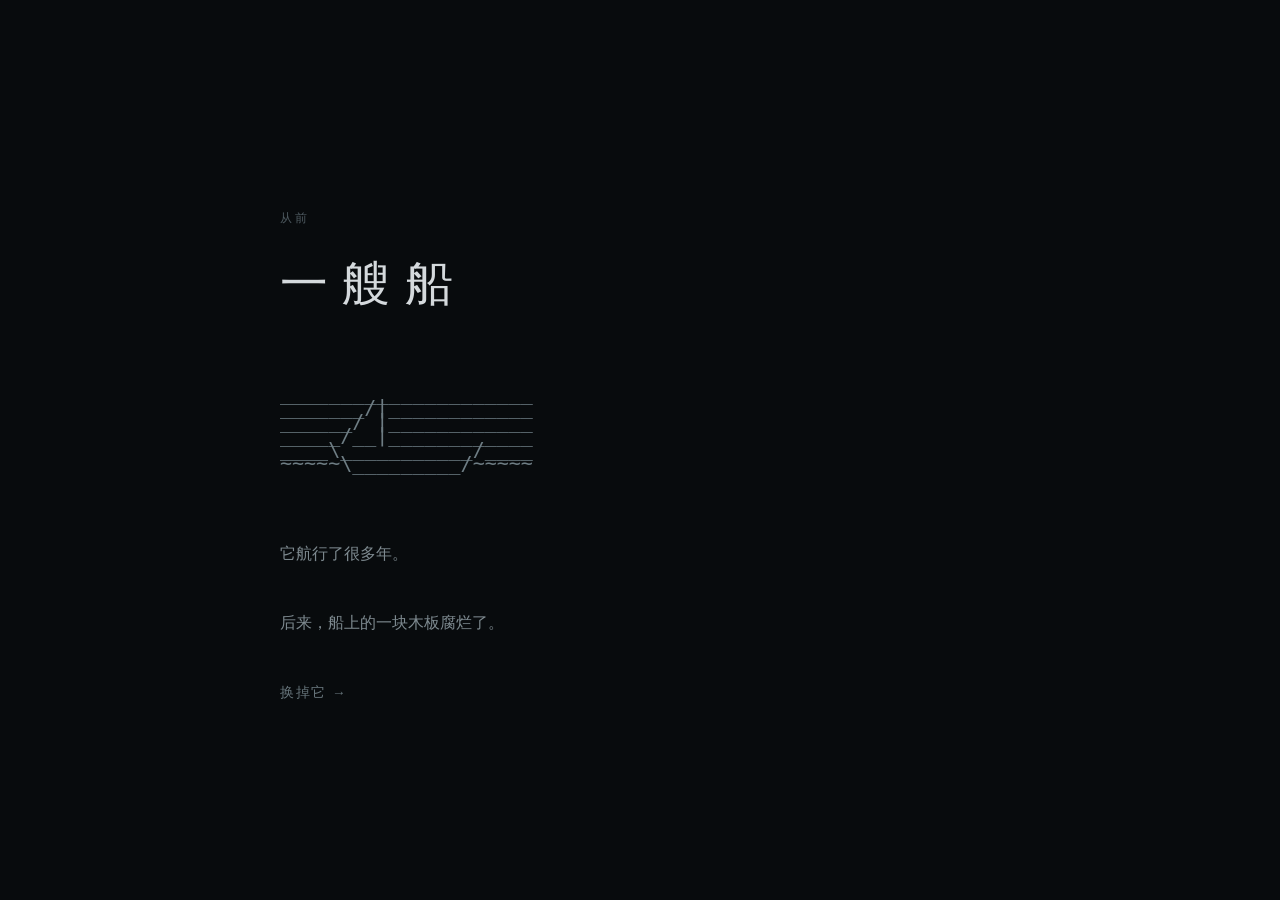
<file: Week 02/index.html>
<!DOCTYPE html>
<html lang="zh-CN">
<head>
    <meta charset="UTF-8">
    <meta name="viewport" content="width=device-width, initial-scale=1.0">
    <title>一艘船</title>
    <link rel="stylesheet" href="style.css">
</head>
<body>
<main class="page">
    <section class="content">
        <p class="small-text">从前</p>

        <h1>一艘船</h1>

        <div class="ship">
            <p>_____________________</p>
            <p>_______/|____________</p>
            <p>______/ |____________</p>
            <p>_____/__|____________</p>
            <p>____\___________/____</p>
            <p>~~~~~\_________/~~~~~</p>
        </div>

        <p class="text">
            它航行了很多年。
        </p>

        <p class="text">
            后来，船上的一块木板腐烂了。
        </p>

        <a class="link" href="plank.html">换掉它 →</a>
    </section>
</main>
</body>
</html>
</file>
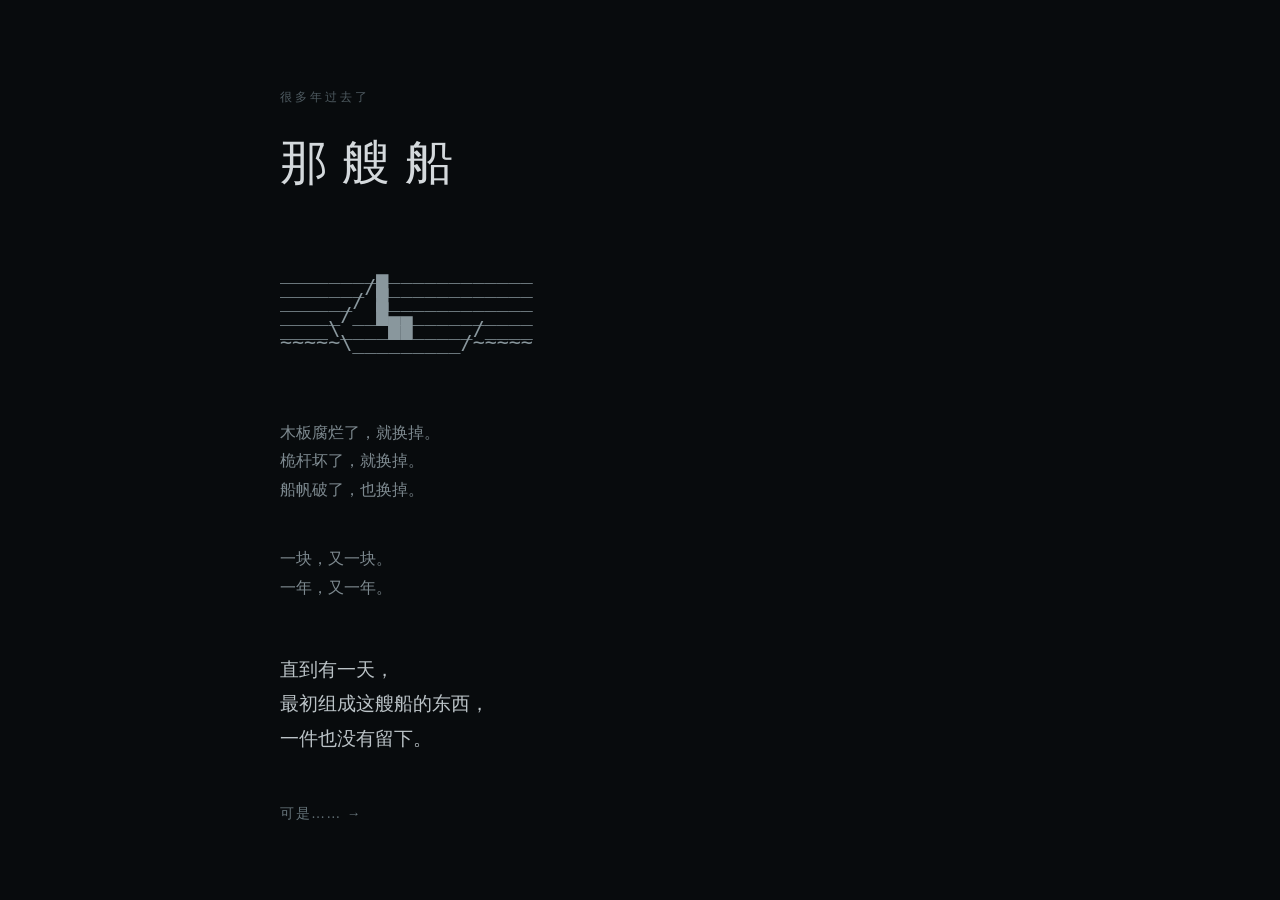
<file: Week 02/mast.html>
<!DOCTYPE html>
<html lang="zh-CN">
<head>
    <meta charset="UTF-8">
    <meta name="viewport" content="width=device-width, initial-scale=1.0">
    <title>那艘船</title>
    <link rel="stylesheet" href="style.css">
</head>
<body>
<main class="page">
    <section class="content">
        <p class="small-text">很多年过去了</p>

        <h1>那艘船</h1>

        <div class="ship changed">
            <p>_____________________</p>
            <p>_______/█____________</p>
            <p>______/ █____________</p>
            <p>_____/__█____________</p>
            <p>____\____██_____/____</p>
            <p>~~~~~\_________/~~~~~</p>
        </div>

        <p class="text">
            木板腐烂了，就换掉。<br>
            桅杆坏了，就换掉。<br>
            船帆破了，也换掉。
        </p>

        <p class="text">
            一块，又一块。<br>
            一年，又一年。
        </p>

        <p class="question">
            直到有一天，<br>
            最初组成这艘船的东西，<br>
            一件也没有留下。
        </p>

        <a class="link" href="two-ships.html">可是…… →</a>
    </section>
</main>
</body>
</html>
</file>
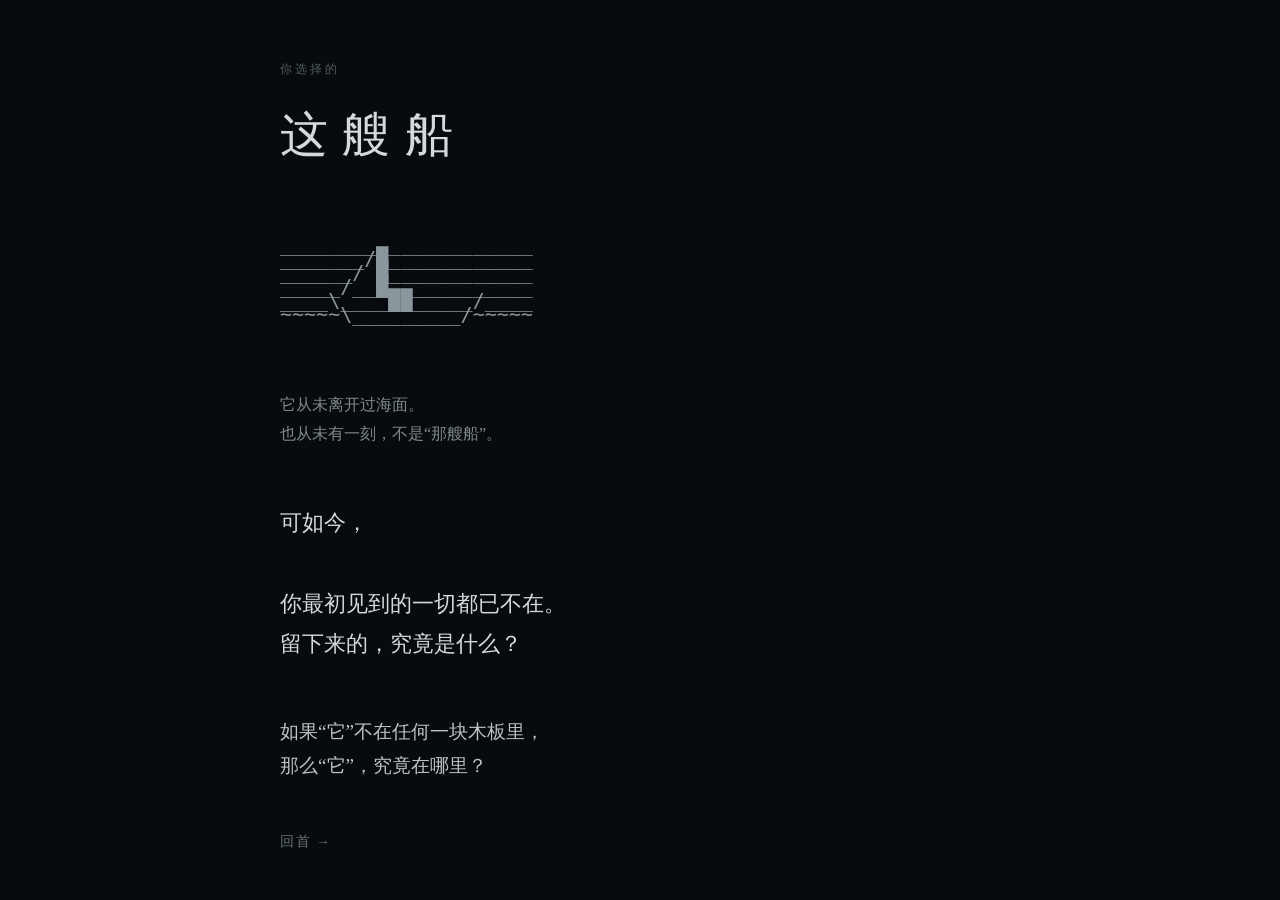
<file: Week 02/new.html>
<!DOCTYPE html>
<html lang="zh-CN">
<head>
    <meta charset="UTF-8">
    <meta name="viewport" content="width=device-width, initial-scale=1.0">
    <title>这艘船</title>
    <link rel="stylesheet" href="style.css">
</head>
<body>
<main class="page">
    <section class="content">
        <p class="small-text">你选择的</p>

        <h1>这艘船</h1>

        <div class="ship changed">
            <p>_____________________</p>
            <p>_______/█____________</p>
            <p>______/ █____________</p>
            <p>_____/__█____________</p>
            <p>____\____██_____/____</p>
            <p>~~~~~\_________/~~~~~</p>
        </div>

        <p class="text">
            它从未离开过海面。<br>
            也从未有一刻，不是“那艘船”。
        </p>

        <p class="final-question">
            可如今，<br><br>
            你最初见到的一切都已不在。<br>
            留下来的，究竟是什么？
        </p>

        <p class="question">
            如果“它”不在任何一块木板里，<br>
            那么“它”，究竟在哪里？
        </p>

        <a class="link" href="index.html">回首 →</a>
    </section>
</main>
</body>
</html>
</file>
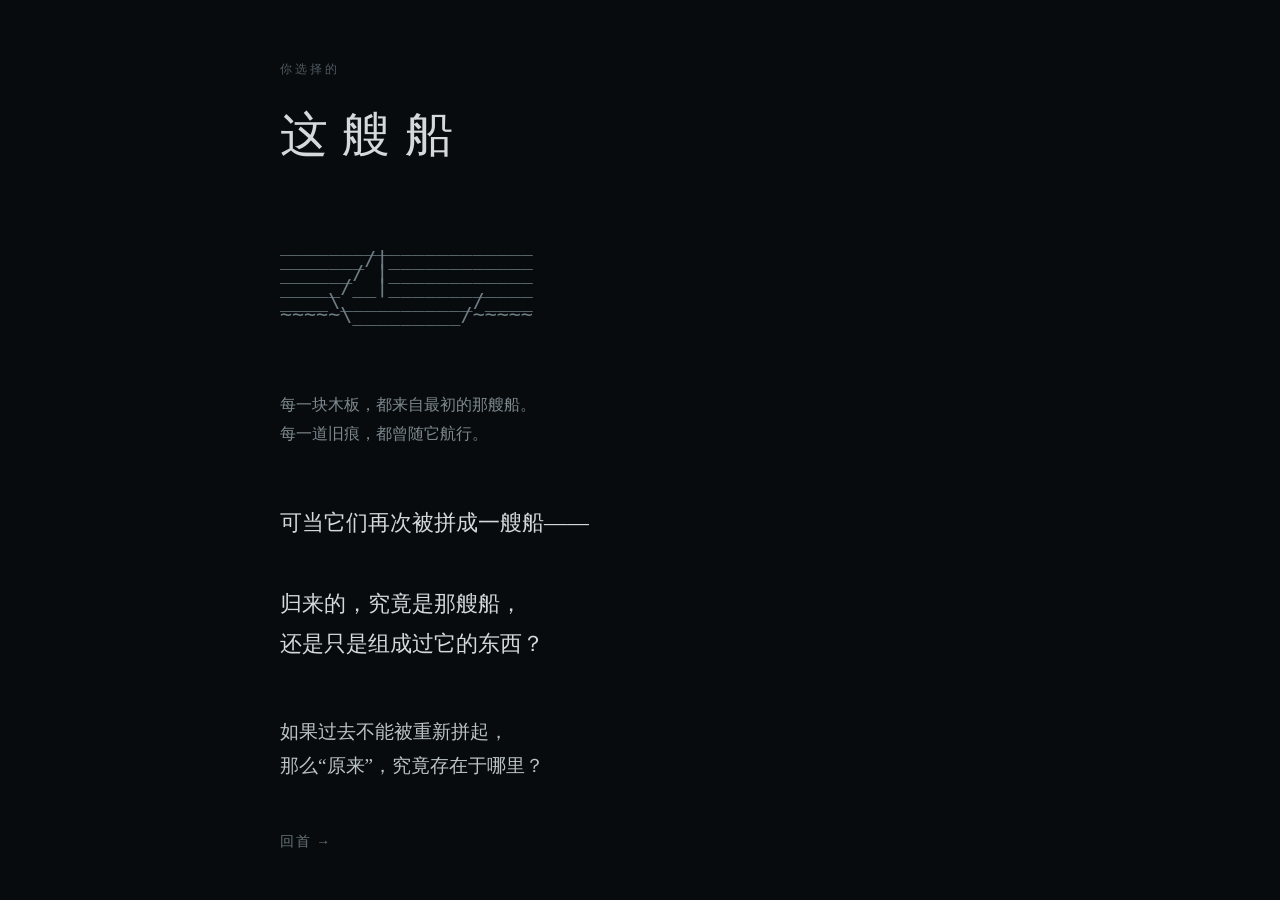
<file: Week 02/old.html>
<!DOCTYPE html>
<html lang="zh-CN">
<head>
    <meta charset="UTF-8">
    <meta name="viewport" content="width=device-width, initial-scale=1.0">
    <title>这艘船</title>
    <link rel="stylesheet" href="style.css">
</head>
<body>
<main class="page">
    <section class="content">
        <p class="small-text">你选择的</p>

        <h1>这艘船</h1>

        <div class="ship">
            <p>_____________________</p>
            <p>_______/|____________</p>
            <p>______/ |____________</p>
            <p>_____/__|____________</p>
            <p>____\___________/____</p>
            <p>~~~~~\_________/~~~~~</p>
        </div>

        <p class="text">
            每一块木板，都来自最初的那艘船。<br>
            每一道旧痕，都曾随它航行。
        </p>

        <p class="final-question">
            可当它们再次被拼成一艘船——<br><br>
            归来的，究竟是那艘船，<br>
            还是只是组成过它的东西？
        </p>

        <p class="question">
            如果过去不能被重新拼起，<br>
            那么“原来”，究竟存在于哪里？
        </p>

        <a class="link" href="index.html">回首 →</a>
    </section>
</main>
</body>
</html>
</file>
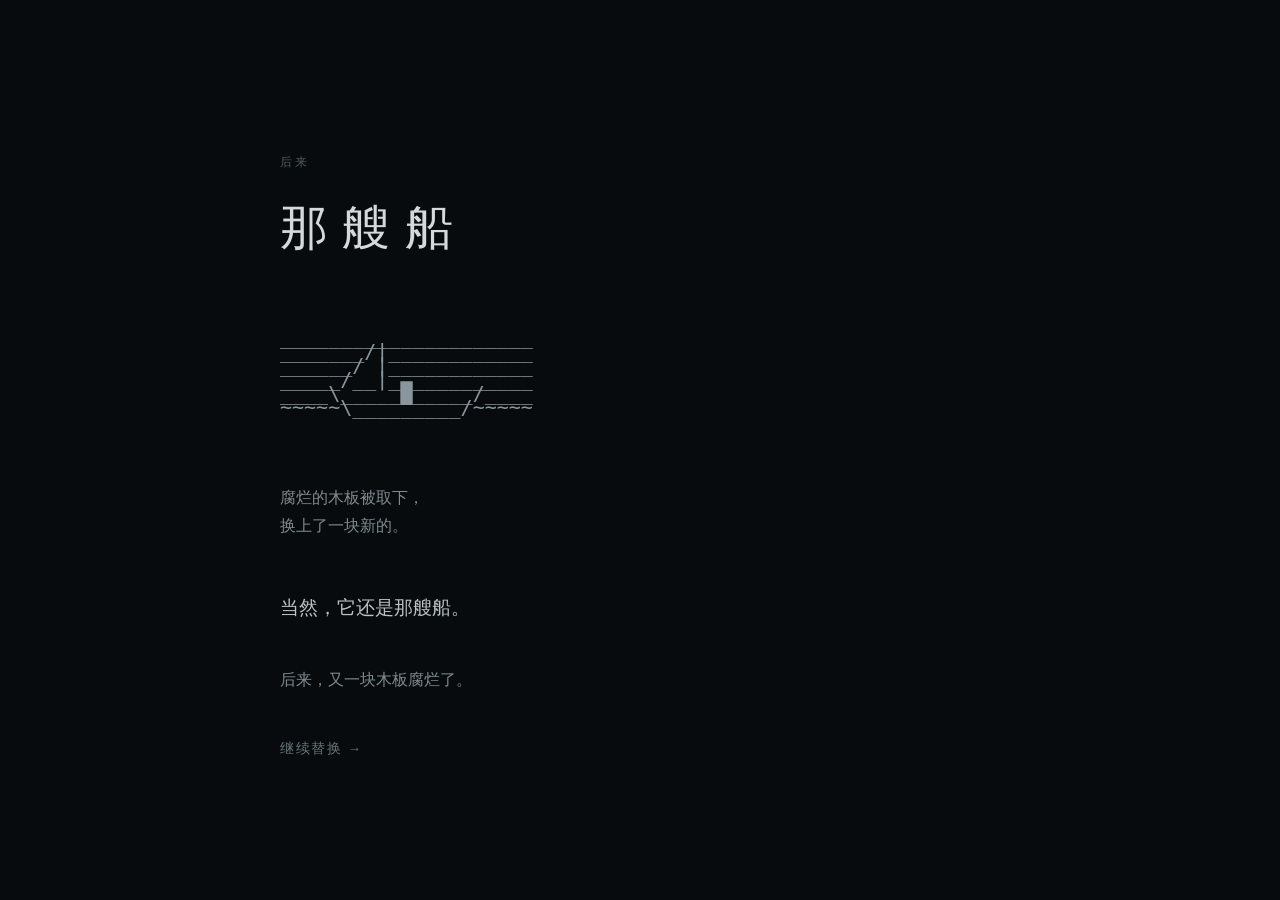
<file: Week 02/plank.html>
<!DOCTYPE html>
<html lang="zh-CN">
<head>
    <meta charset="UTF-8">
    <meta name="viewport" content="width=device-width, initial-scale=1.0">
    <title>那艘船</title>
    <link rel="stylesheet" href="style.css">
</head>
<body>
<main class="page">
    <section class="content">
        <p class="small-text">后来</p>

        <h1>那艘船</h1>

        <div class="ship changed">
            <p>_____________________</p>
            <p>_______/|____________</p>
            <p>______/ |____________</p>
            <p>_____/__|____________</p>
            <p>____\_____█_____/____</p>
            <p>~~~~~\_________/~~~~~</p>
        </div>

        <p class="text">
            腐烂的木板被取下，<br>
            换上了一块新的。
        </p>

        <p class="question">
            当然，它还是那艘船。
        </p>

        <p class="text">
            后来，又一块木板腐烂了。
        </p>

        <a class="link" href="mast.html">继续替换 →</a>
    </section>
</main>
</body>
</html>
</file>
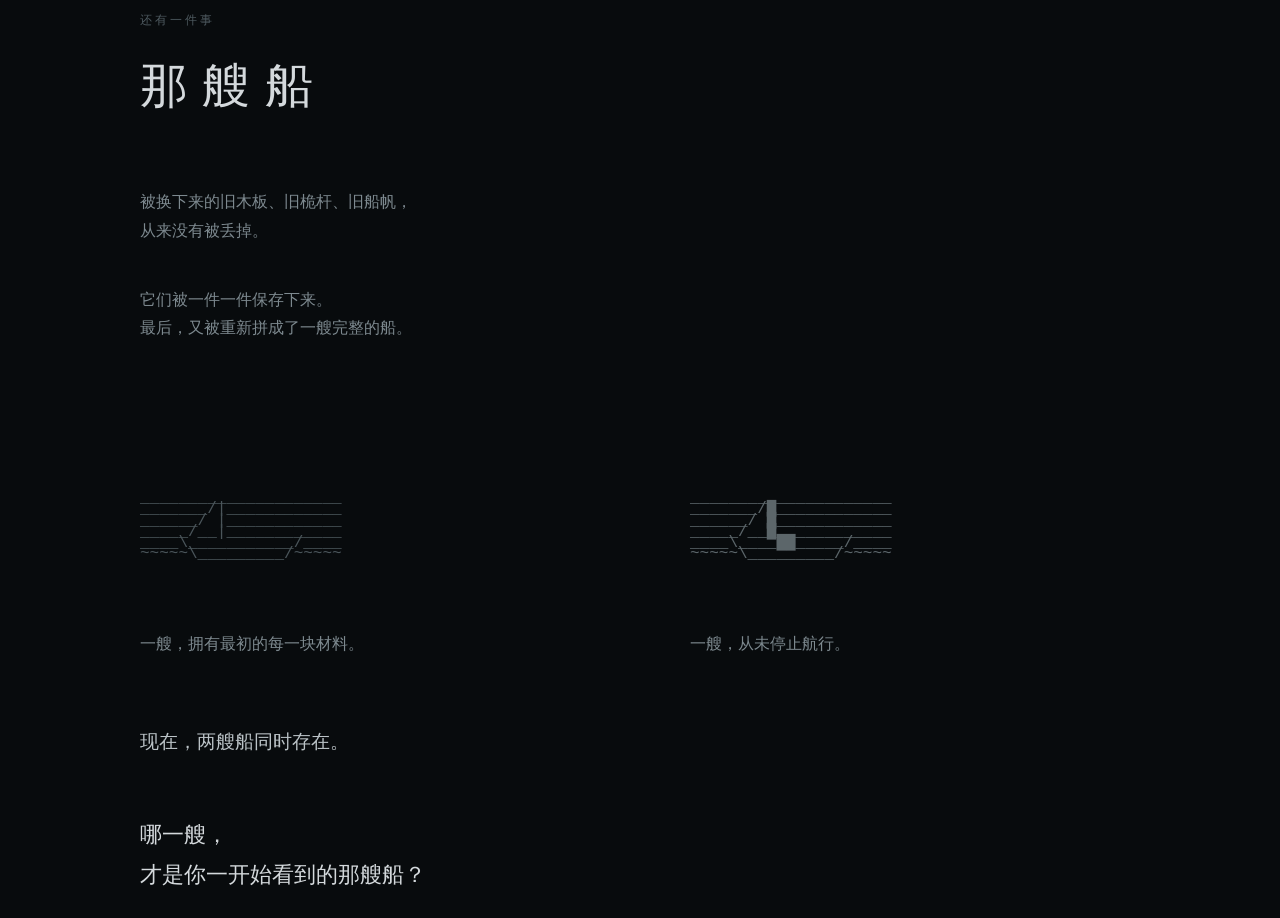
<file: Week 02/two-ships.html>
<!DOCTYPE html>
<html lang="zh-CN">
<head>
    <meta charset="UTF-8">
    <meta name="viewport" content="width=device-width, initial-scale=1.0">
    <title>哪一艘？</title>
    <link rel="stylesheet" href="style.css">
</head>
<body>
<main class="page">
    <section class="content wide">
        <p class="small-text">还有一件事</p>

        <h1>那艘船</h1>

        <p class="text">
            被换下来的旧木板、旧桅杆、旧船帆，<br>
            从来没有被丢掉。
        </p>

        <p class="text">
            它们被一件一件保存下来。<br>
            最后，又被重新拼成了一艘完整的船。
        </p>

        <div class="two-ships">
            <div class="choice">
                <a href="old.html">
                    <div class="ship">
                        <p>_____________________</p>
                        <p>_______/|____________</p>
                        <p>______/ |____________</p>
                        <p>_____/__|____________</p>
                        <p>____\___________/____</p>
                        <p>~~~~~\_________/~~~~~</p>
                    </div>
                </a>

                <p class="text">
                    一艘，拥有最初的每一块材料。
                </p>
            </div>

            <div class="choice">
                <a href="new.html">
                    <div class="ship changed">
                        <p>_____________________</p>
                        <p>_______/█____________</p>
                        <p>______/ █____________</p>
                        <p>_____/__█____________</p>
                        <p>____\____██_____/____</p>
                        <p>~~~~~\_________/~~~~~</p>
                    </div>
                </a>

                <p class="text">
                    一艘，从未停止航行。
                </p>
            </div>
        </div>

        <p class="question">
            现在，两艘船同时存在。
        </p>

        <p class="final-question">
            哪一艘，<br>
            才是你一开始看到的那艘船？
        </p>

        
    </section>
</main>
</body>
</html>
</file>
<file: Week 02/style.css>
body {
    margin: 0;
    background-color: #080b0d;
    color: #aab3b8;
    font-family: Georgia, serif;
}

.page {
    min-height: 100vh;
    display: flex;
    align-items: center;
    justify-content: center;
}

.content {
    width: 80%;
    max-width: 720px;
}

.small-text {
    color: #4e5a60;
    font-size: 0.75rem;
    letter-spacing: 0.25em;
}

h1 {
    color: #d4d9dc;
    font-size: 3rem;
    font-weight: normal;
    letter-spacing: 0.3em;
    margin-top: 25px;
    margin-bottom: 70px;
}

.ship {
    color: #6e7d84;
    font-family: monospace;
    font-size: 1.25rem;
    line-height: 0.7;
    margin: 70px 0;
}

.ship p {
    margin: 0;
}

.changed {
    color: #89979d;
}

.text {
    color: #7d898f;
    font-size: 1rem;
    line-height: 1.8;
    margin-top: 40px;
}

.question {
    color: #bbc3c7;
    font-size: 1.2rem;
    line-height: 1.8;
    margin-top: 50px;
}

.final-question {
    color: #d4d9dc;
    font-size: 1.4rem;
    line-height: 1.8;
    margin-top: 55px;
}

.link {
    display: inline-block;
    color: #66747a;
    font-size: 0.85rem;
    letter-spacing: 0.12em;
    margin-top: 30px;
    text-decoration: none;
}

.link:hover {
    color: #d4d9dc;
}

.wide {
    max-width: 1000px;
}

.two-ships {
    display: flex;
    justify-content: space-between;
    gap: 100px;
    margin-top: 80px;
}

.choice {
    width: 45%;
}

.choice a {
    text-decoration: none;
}

.choice .ship {
    font-size: 1rem;
    opacity: 0.65;
}

.choice .ship:hover {
    opacity: 1;
}

@media (max-width: 600px) {
    .two-ships {
        display: block;
    }

    .choice {
        width: 100%;
        margin-bottom: 70px;
    }

    h1 {
        font-size: 2rem;
    }

    .ship {
        font-size: 0.9rem;
    }
}
</file>
